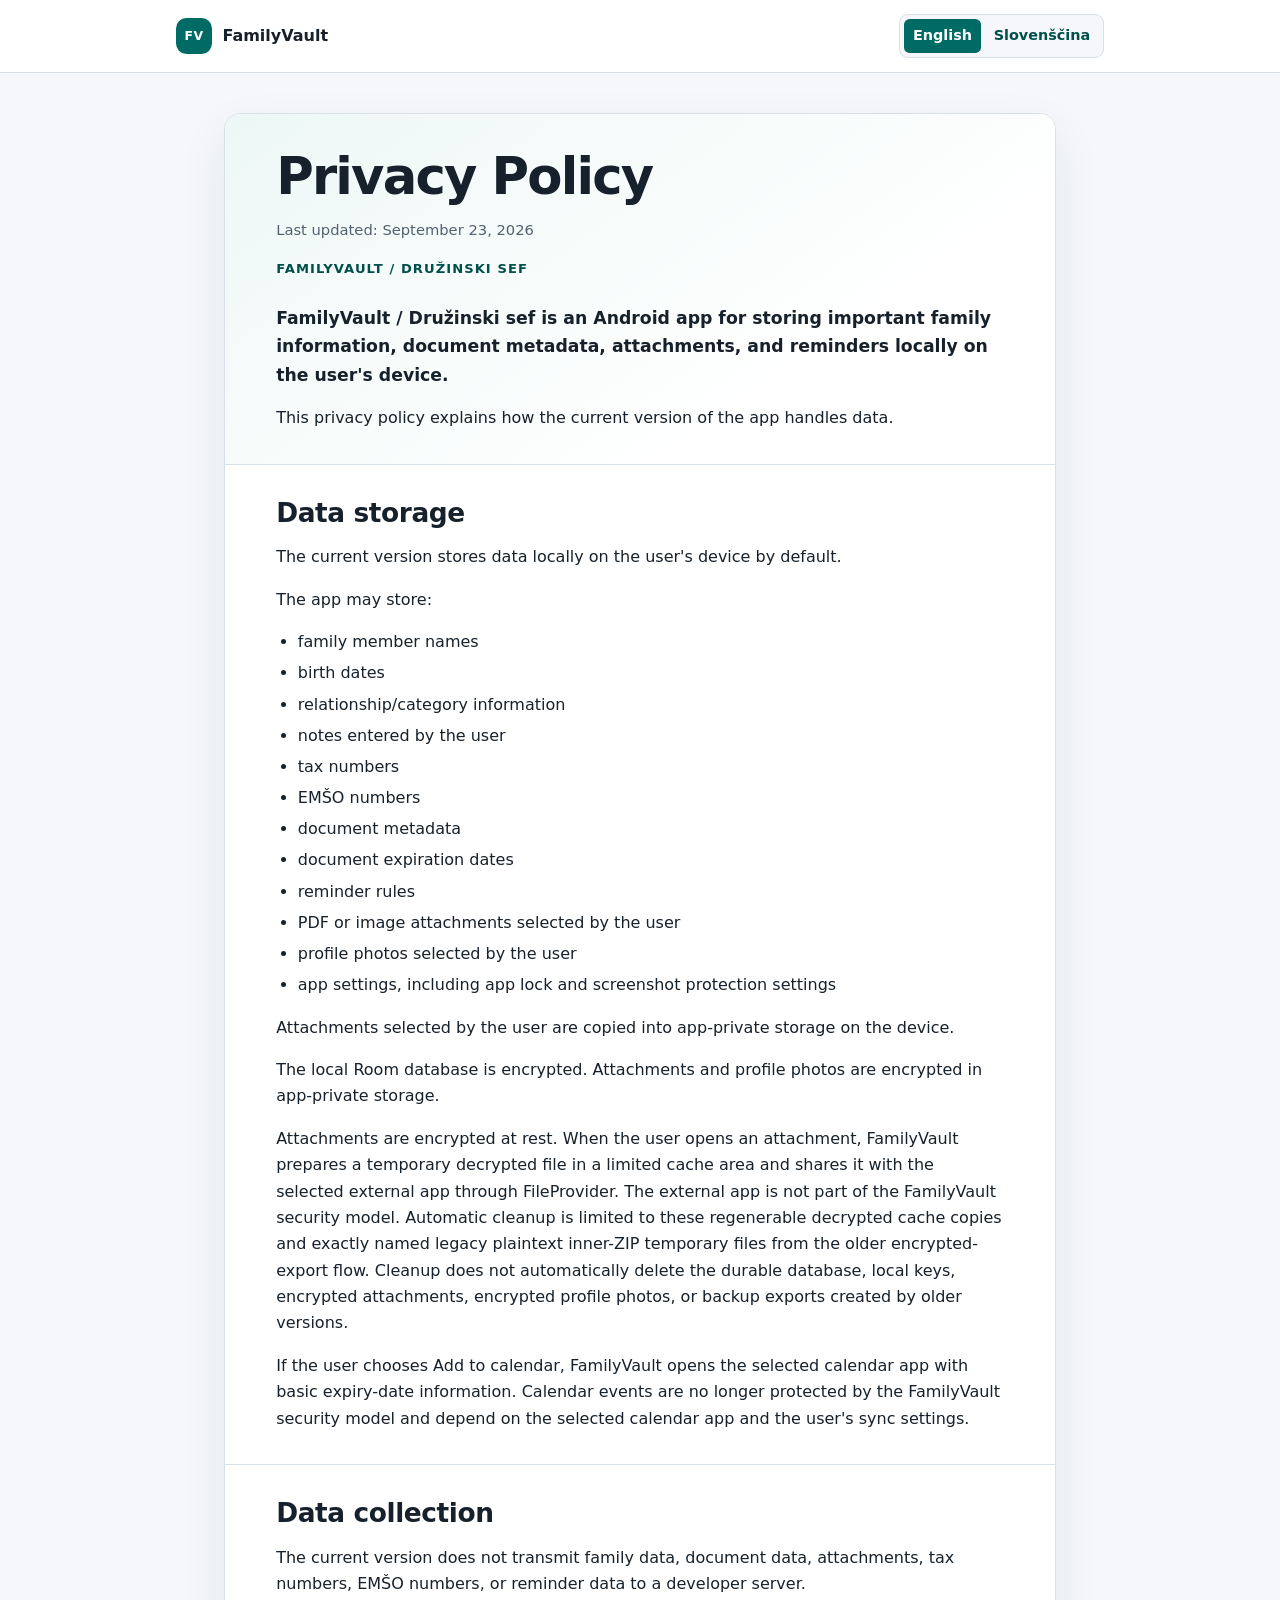
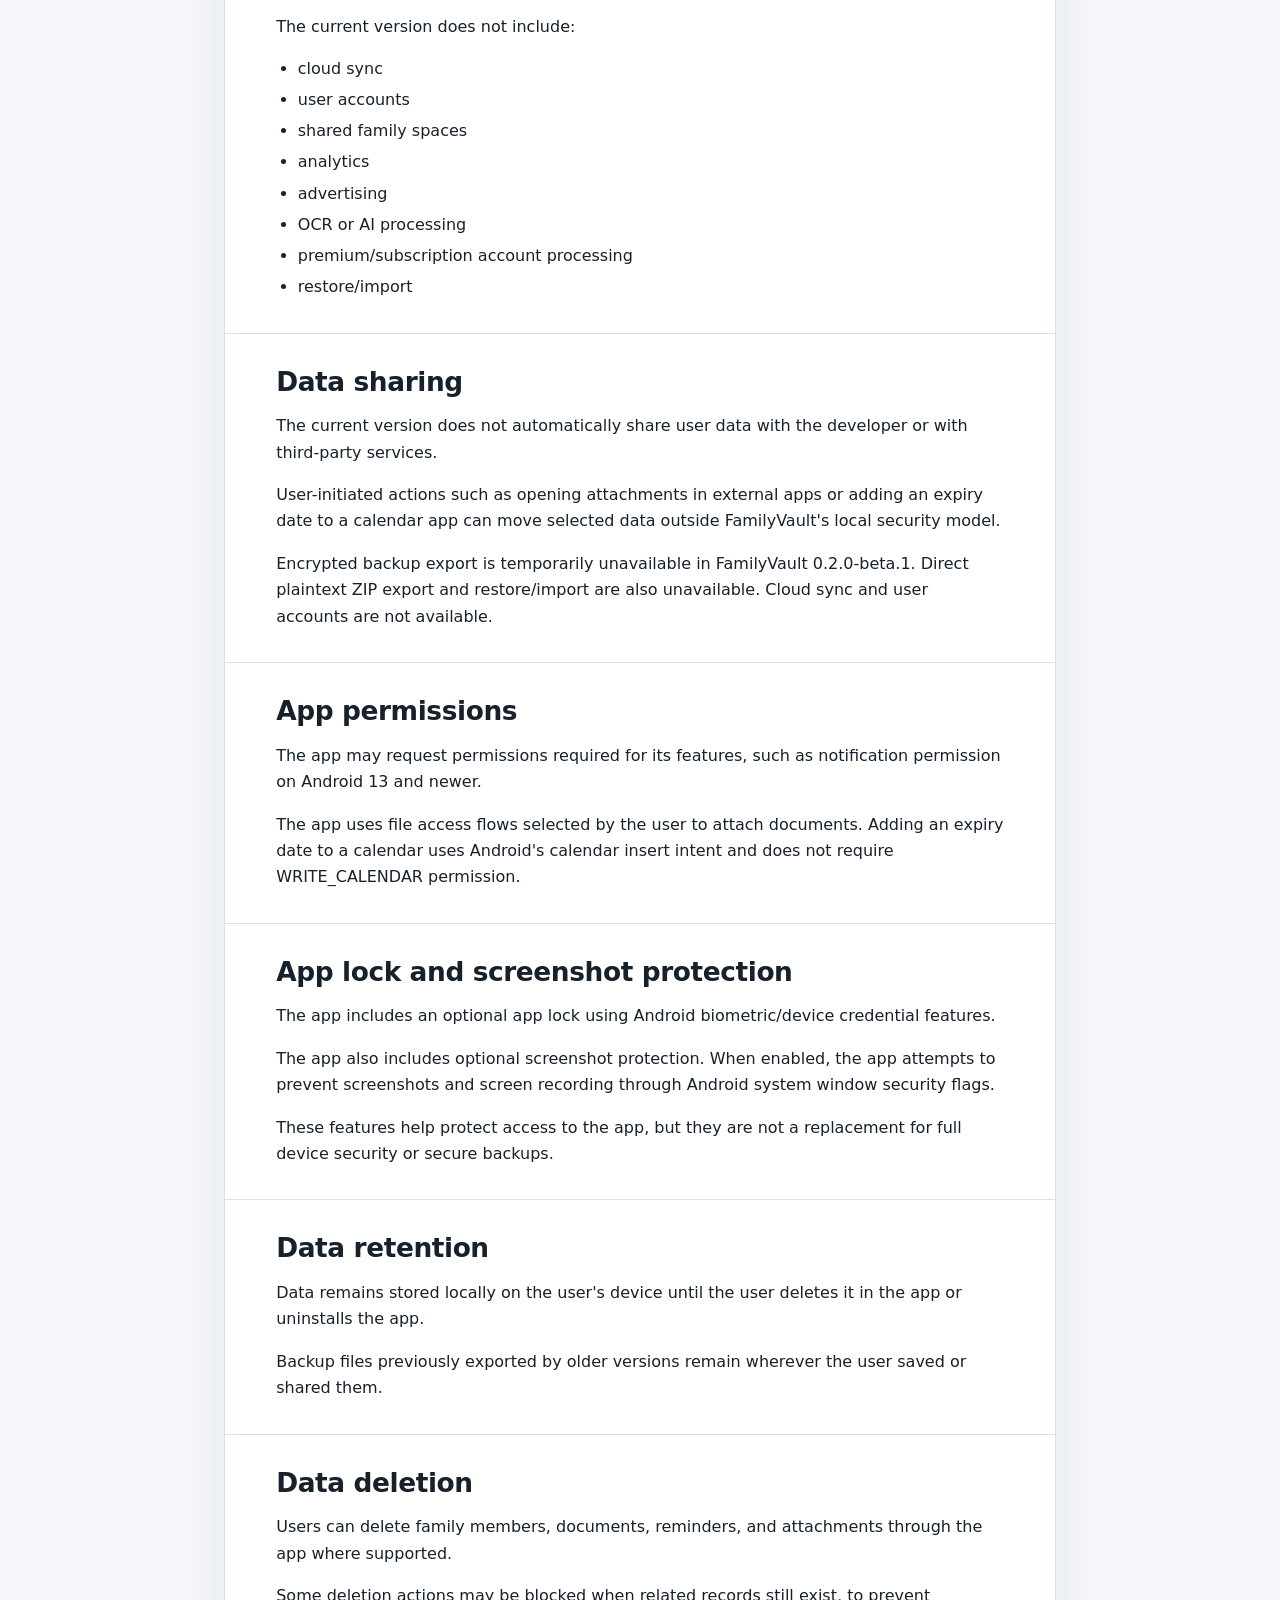
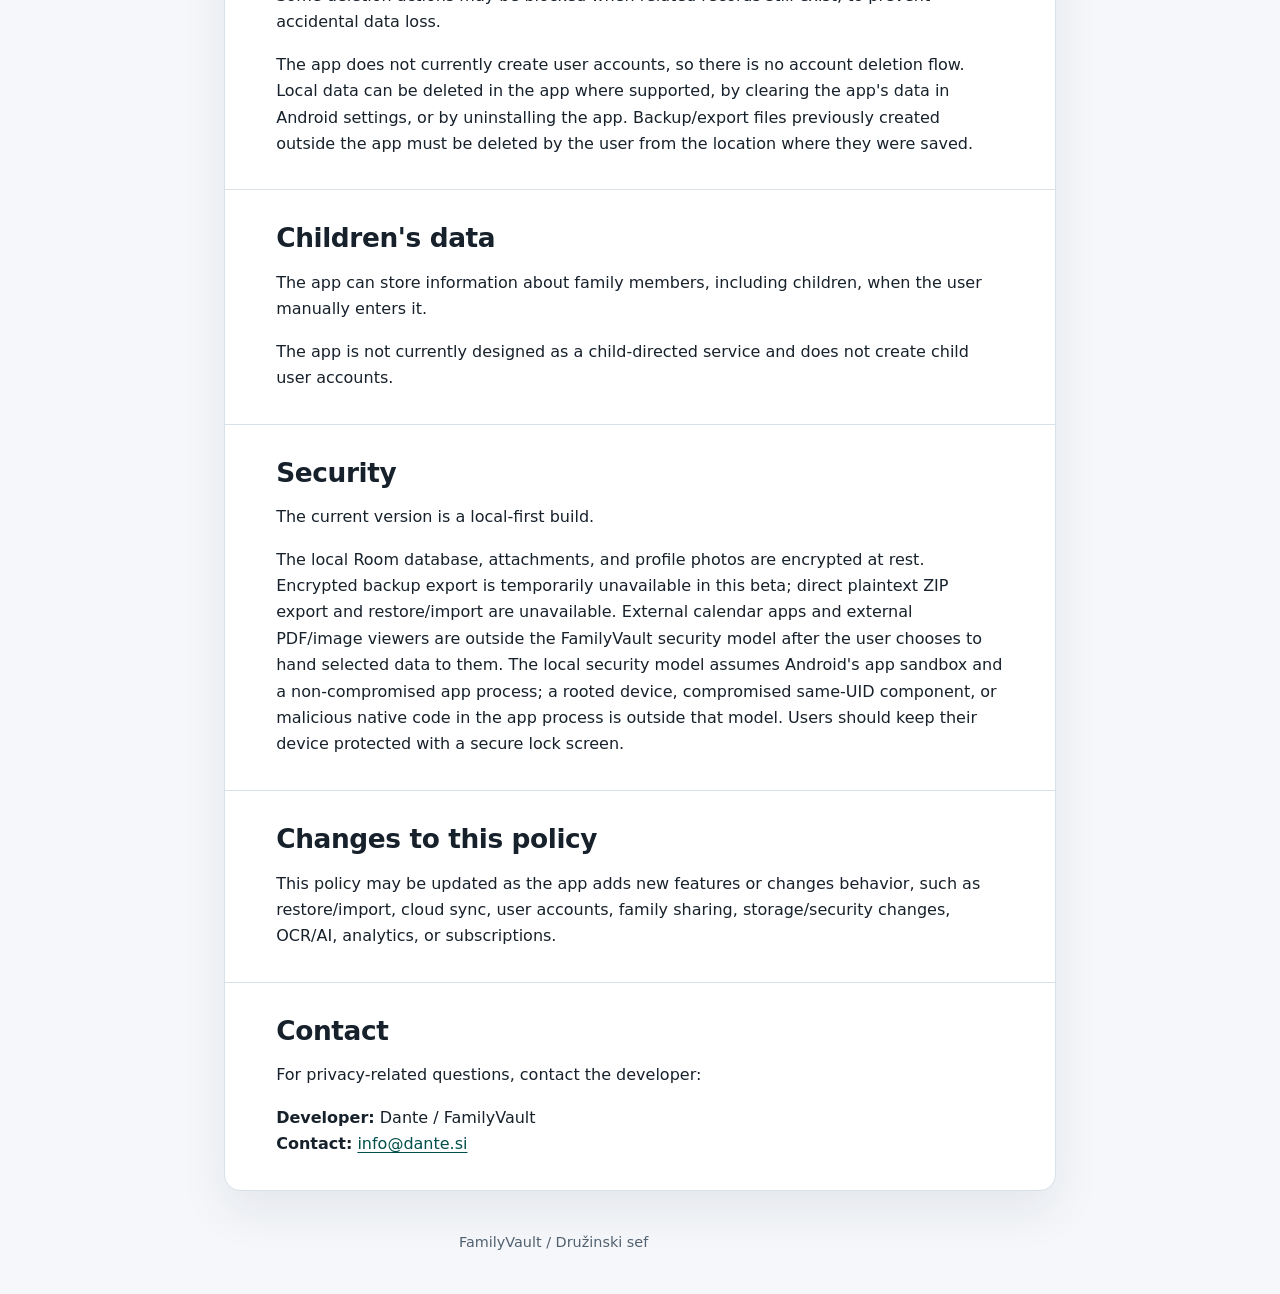
<file: privacy-site/privacy-policy/index.html>
<!doctype html>
<html lang="en">
<head>
  <meta charset="utf-8">
  <meta name="viewport" content="width=device-width, initial-scale=1">
  <title>Privacy Policy — FamilyVault</title>
  <meta name="description" content="Privacy policy for the FamilyVault / Družinski sef Android app.">
  <link rel="canonical" href="https://andrazpoje.github.io/FamilyVault-privacy/privacy-policy/">
  <link rel="alternate" hreflang="en" href="https://andrazpoje.github.io/FamilyVault-privacy/privacy-policy/">
  <link rel="alternate" hreflang="sl" href="https://andrazpoje.github.io/FamilyVault-privacy/privacy-policy/sl/">
  <link rel="stylesheet" href="styles.css">
</head>
<body>
  <a class="skip-link" href="#main-content">Skip to the privacy policy</a>
  <header class="site-header">
    <div class="header-inner">
      <a class="brand" href="./" aria-label="FamilyVault privacy policy home">
        <span class="brand-mark" aria-hidden="true">FV</span>
        <span>FamilyVault</span>
      </a>
      <nav class="language-switcher" aria-label="Language selection">
        <a href="./" lang="en" hreflang="en" aria-current="page">English</a>
        <a href="sl/" lang="sl" hreflang="sl">Slovenščina</a>
      </nav>
    </div>
  </header>

  <main id="main-content" class="policy-shell">
    <article>
      <header class="policy-heading">
        <h1>Privacy Policy</h1>
        <p class="updated">Last updated: <time datetime="2026-09-23">September 23, 2026</time></p>
        <p class="eyebrow">FamilyVault / Družinski sef</p>
        <p class="lead">FamilyVault / Družinski sef is an Android app for storing important family information, document metadata, attachments, and reminders locally on the user's device.</p>
        <p>This privacy policy explains how the current version of the app handles data.</p>
      </header>

      <section aria-labelledby="data-storage">
        <h2 id="data-storage">Data storage</h2>
        <p>The current version stores data locally on the user's device by default.</p>
        <p>The app may store:</p>
        <ul>
          <li>family member names</li>
          <li>birth dates</li>
          <li>relationship/category information</li>
          <li>notes entered by the user</li>
          <li>tax numbers</li>
          <li>EMŠO numbers</li>
          <li>document metadata</li>
          <li>document expiration dates</li>
          <li>reminder rules</li>
          <li>PDF or image attachments selected by the user</li>
          <li>profile photos selected by the user</li>
          <li>app settings, including app lock and screenshot protection settings</li>
        </ul>
        <p>Attachments selected by the user are copied into app-private storage on the device.</p>
        <p>The local Room database is encrypted. Attachments and profile photos are encrypted in app-private storage.</p>
        <p>Attachments are encrypted at rest. When the user opens an attachment, FamilyVault prepares a temporary decrypted file in a limited cache area and shares it with the selected external app through FileProvider. The external app is not part of the FamilyVault security model. Automatic cleanup is limited to these regenerable decrypted cache copies and exactly named legacy plaintext inner-ZIP temporary files from the older encrypted-export flow. Cleanup does not automatically delete the durable database, local keys, encrypted attachments, encrypted profile photos, or backup exports created by older versions.</p>
        <p>If the user chooses Add to calendar, FamilyVault opens the selected calendar app with basic expiry-date information. Calendar events are no longer protected by the FamilyVault security model and depend on the selected calendar app and the user's sync settings.</p>
      </section>

      <section aria-labelledby="data-collection">
        <h2 id="data-collection">Data collection</h2>
        <p>The current version does not transmit family data, document data, attachments, tax numbers, EMŠO numbers, or reminder data to a developer server.</p>
        <p>The current version does not include:</p>
        <ul>
          <li>cloud sync</li>
          <li>user accounts</li>
          <li>shared family spaces</li>
          <li>analytics</li>
          <li>advertising</li>
          <li>OCR or AI processing</li>
          <li>premium/subscription account processing</li>
          <li>restore/import</li>
        </ul>
      </section>

      <section aria-labelledby="data-sharing">
        <h2 id="data-sharing">Data sharing</h2>
        <p>The current version does not automatically share user data with the developer or with third-party services.</p>
        <p>User-initiated actions such as opening attachments in external apps or adding an expiry date to a calendar app can move selected data outside FamilyVault's local security model.</p>
        <p>Encrypted backup export is temporarily unavailable in FamilyVault 0.2.0-beta.1. Direct plaintext ZIP export and restore/import are also unavailable. Cloud sync and user accounts are not available.</p>
      </section>

      <section aria-labelledby="permissions">
        <h2 id="permissions">App permissions</h2>
        <p>The app may request permissions required for its features, such as notification permission on Android 13 and newer.</p>
        <p>The app uses file access flows selected by the user to attach documents. Adding an expiry date to a calendar uses Android's calendar insert intent and does not require WRITE_CALENDAR permission.</p>
      </section>

      <section aria-labelledby="app-lock">
        <h2 id="app-lock">App lock and screenshot protection</h2>
        <p>The app includes an optional app lock using Android biometric/device credential features.</p>
        <p>The app also includes optional screenshot protection. When enabled, the app attempts to prevent screenshots and screen recording through Android system window security flags.</p>
        <p>These features help protect access to the app, but they are not a replacement for full device security or secure backups.</p>
      </section>

      <section aria-labelledby="retention">
        <h2 id="retention">Data retention</h2>
        <p>Data remains stored locally on the user's device until the user deletes it in the app or uninstalls the app.</p>
        <p>Backup files previously exported by older versions remain wherever the user saved or shared them.</p>
      </section>

      <section aria-labelledby="deletion">
        <h2 id="deletion">Data deletion</h2>
        <p>Users can delete family members, documents, reminders, and attachments through the app where supported.</p>
        <p>Some deletion actions may be blocked when related records still exist, to prevent accidental data loss.</p>
        <p>The app does not currently create user accounts, so there is no account deletion flow. Local data can be deleted in the app where supported, by clearing the app's data in Android settings, or by uninstalling the app. Backup/export files previously created outside the app must be deleted by the user from the location where they were saved.</p>
      </section>

      <section aria-labelledby="children">
        <h2 id="children">Children's data</h2>
        <p>The app can store information about family members, including children, when the user manually enters it.</p>
        <p>The app is not currently designed as a child-directed service and does not create child user accounts.</p>
      </section>

      <section aria-labelledby="security">
        <h2 id="security">Security</h2>
        <p>The current version is a local-first build.</p>
        <p>The local Room database, attachments, and profile photos are encrypted at rest. Encrypted backup export is temporarily unavailable in this beta; direct plaintext ZIP export and restore/import are unavailable. External calendar apps and external PDF/image viewers are outside the FamilyVault security model after the user chooses to hand selected data to them. The local security model assumes Android's app sandbox and a non-compromised app process; a rooted device, compromised same-UID component, or malicious native code in the app process is outside that model. Users should keep their device protected with a secure lock screen.</p>
      </section>

      <section aria-labelledby="changes">
        <h2 id="changes">Changes to this policy</h2>
        <p>This policy may be updated as the app adds new features or changes behavior, such as restore/import, cloud sync, user accounts, family sharing, storage/security changes, OCR/AI, analytics, or subscriptions.</p>
      </section>

      <section aria-labelledby="contact">
        <h2 id="contact">Contact</h2>
        <p>For privacy-related questions, contact the developer:</p>
        <address>
          <strong>Developer:</strong> Dante / FamilyVault<br>
          <strong>Contact:</strong> <a href="mailto:info@dante.si">info@dante.si</a>
        </address>
      </section>
    </article>
  </main>

  <footer>
    <p>FamilyVault / Družinski sef</p>
  </footer>
</body>
</html>
</file>
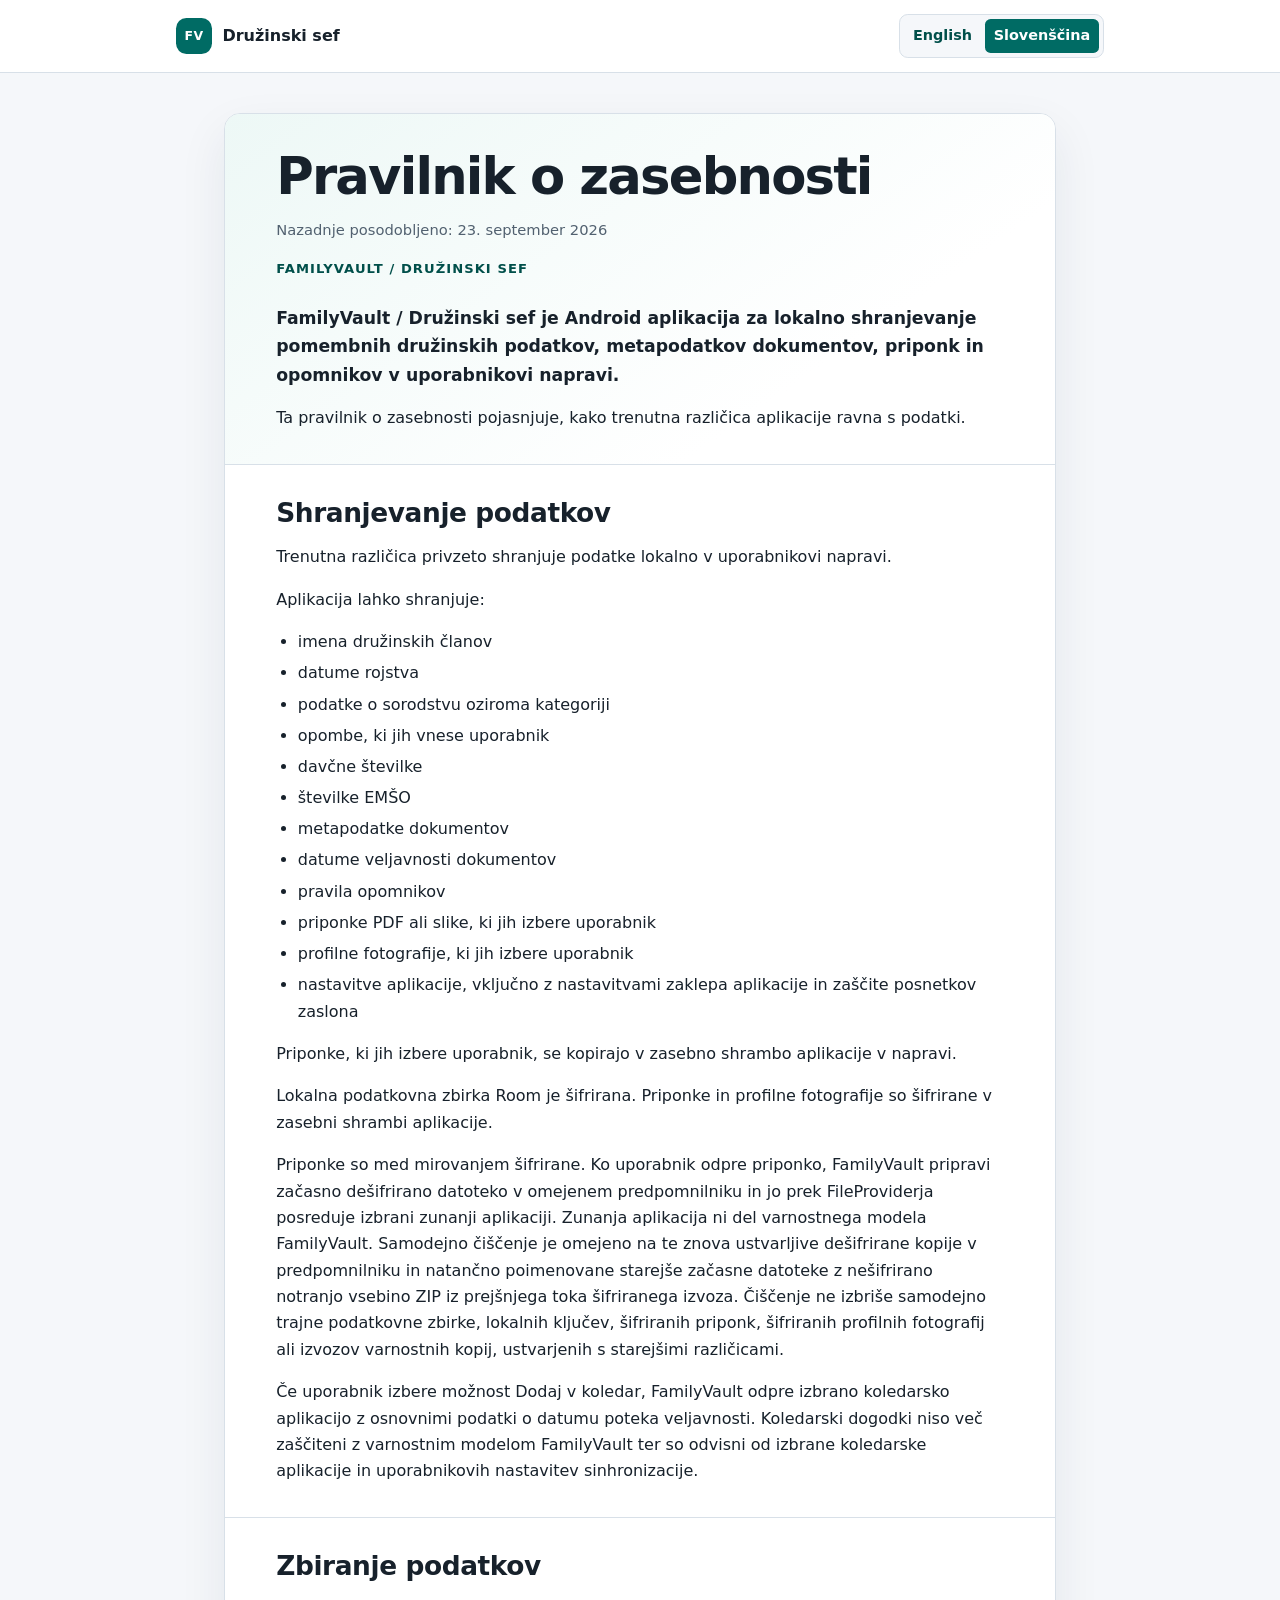
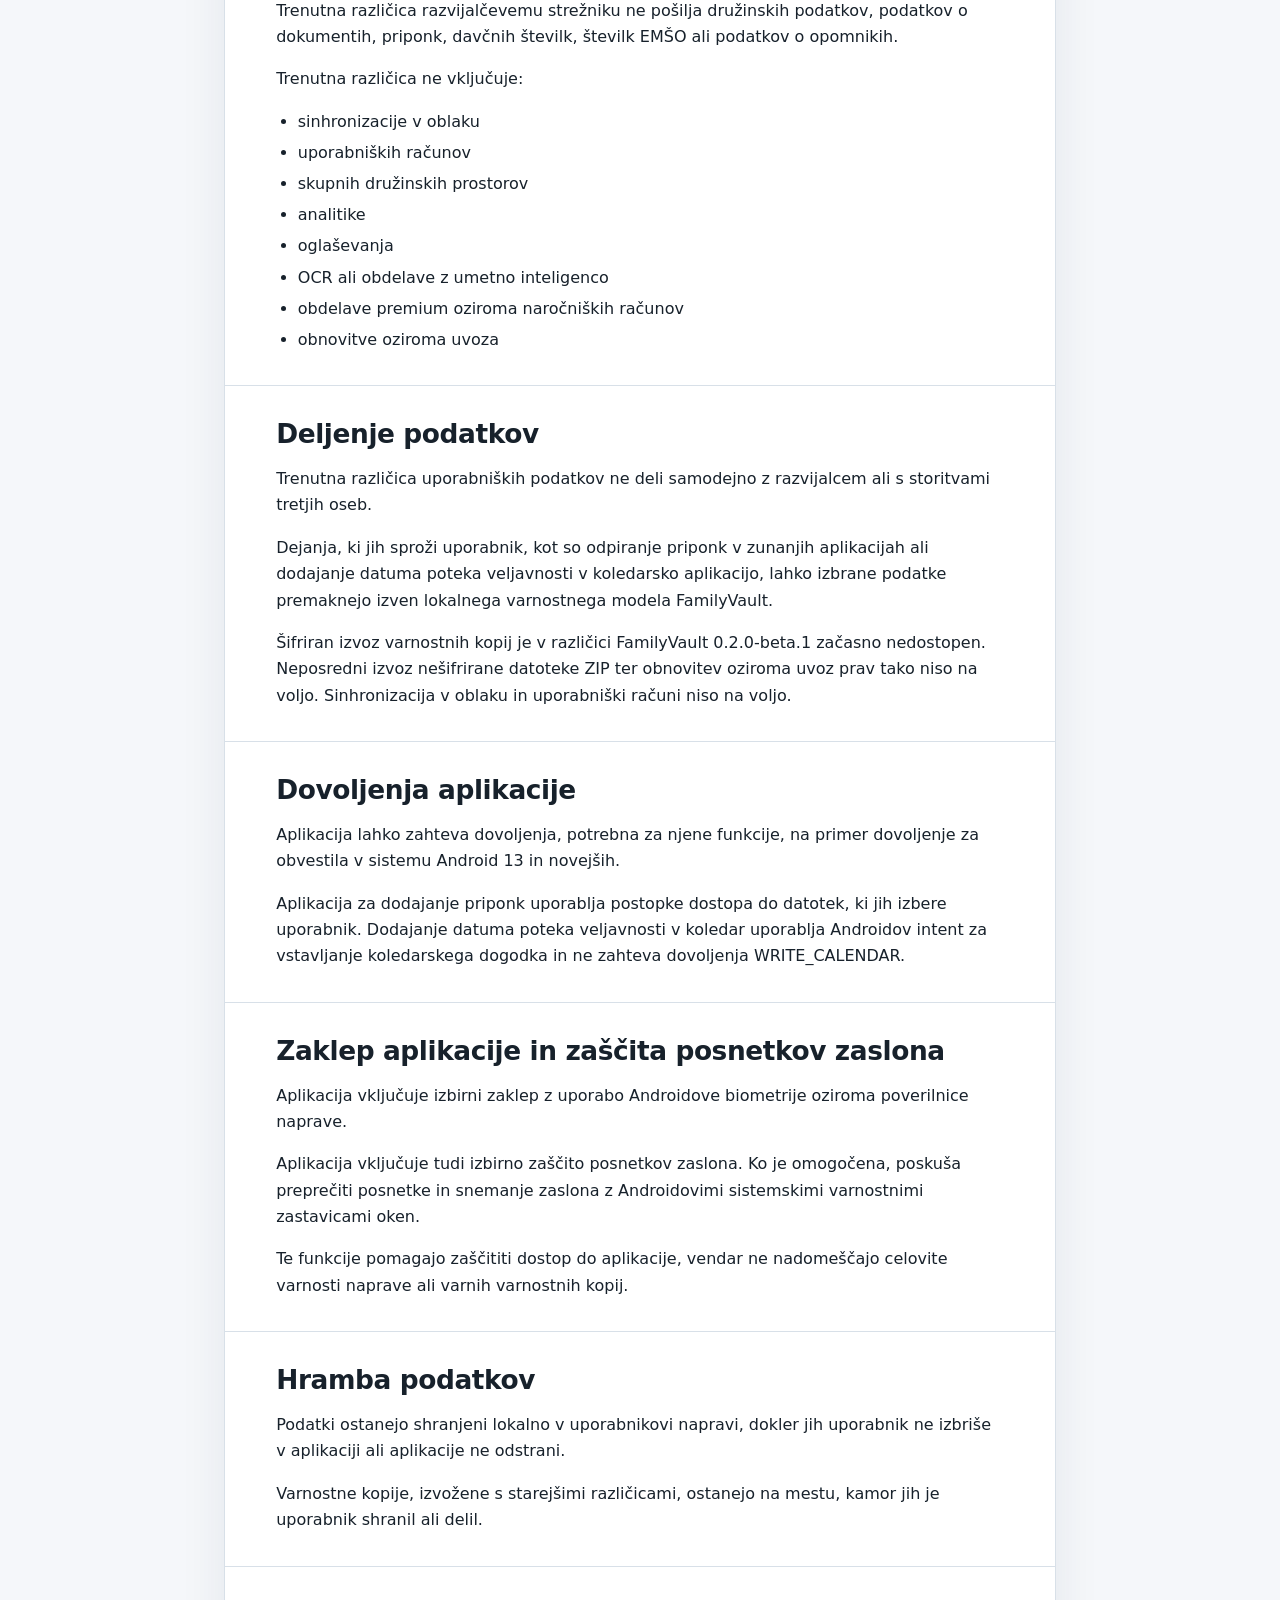
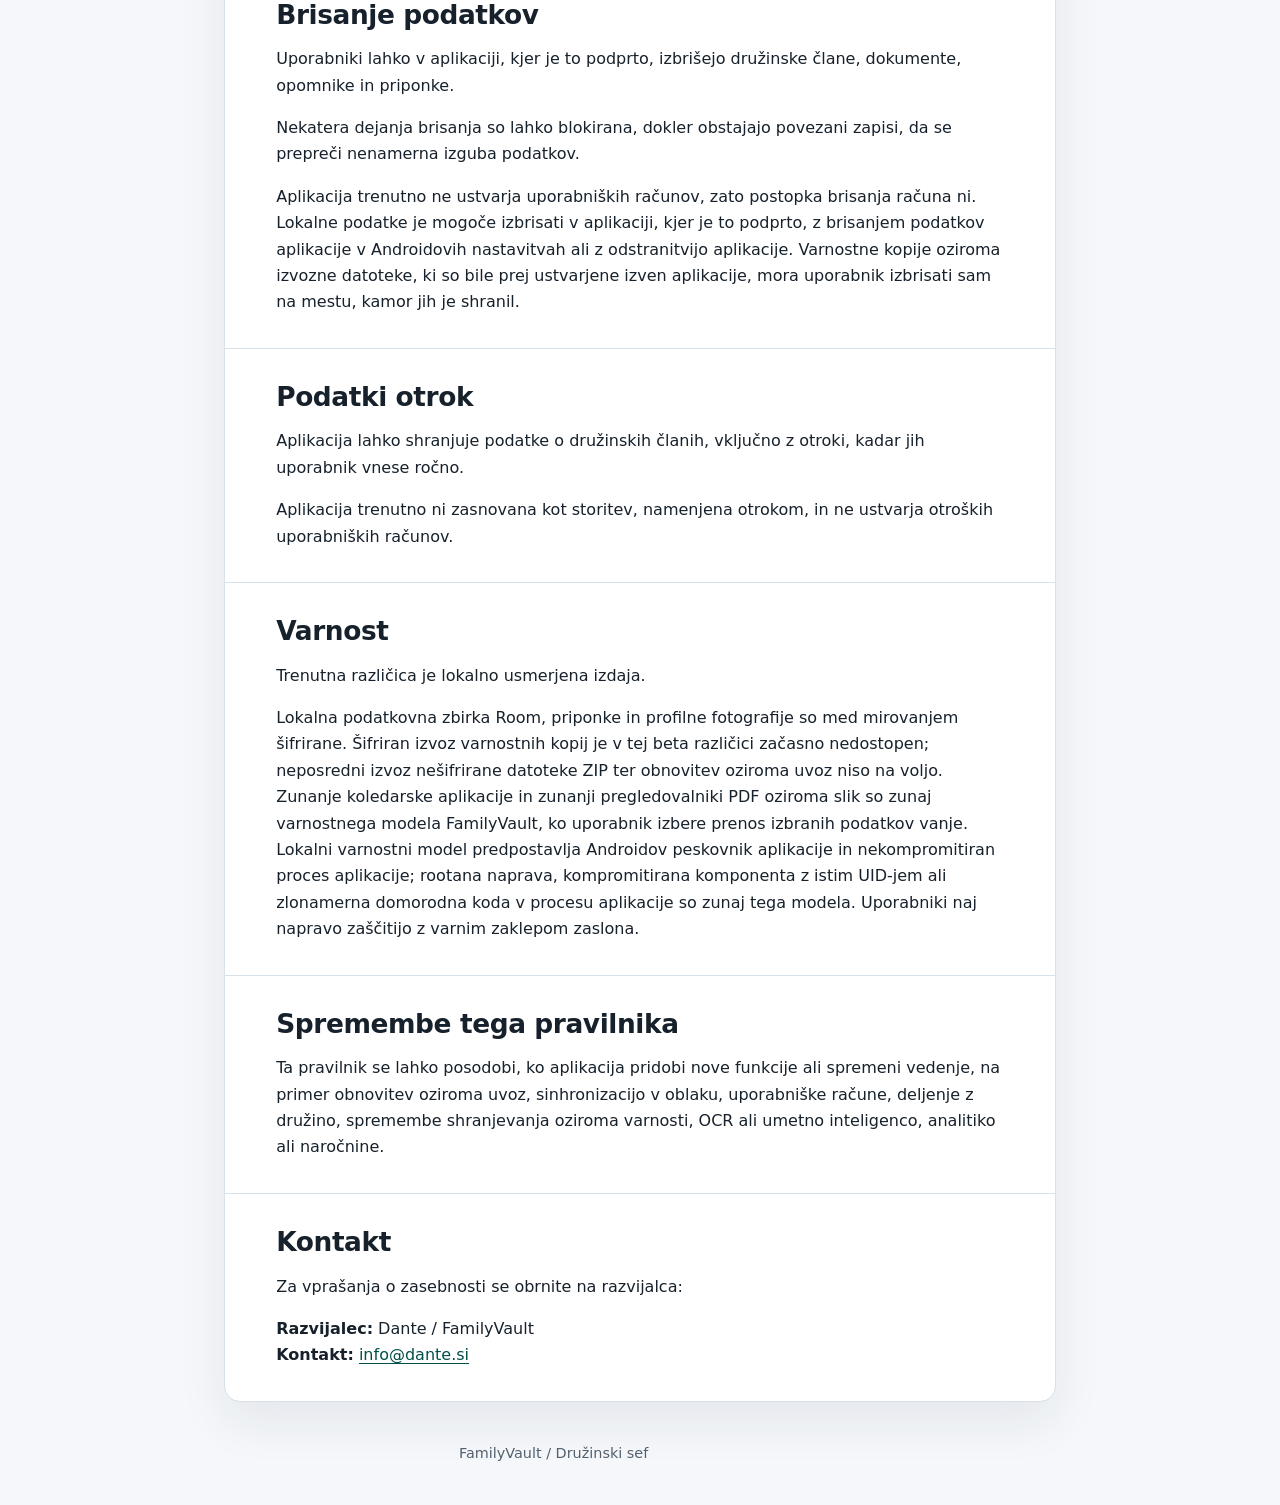
<file: privacy-site/privacy-policy/sl/index.html>
<!doctype html>
<html lang="sl">
<head>
  <meta charset="utf-8">
  <meta name="viewport" content="width=device-width, initial-scale=1">
  <title>Pravilnik o zasebnosti — Družinski sef</title>
  <meta name="description" content="Pravilnik o zasebnosti za Android aplikacijo FamilyVault / Družinski sef.">
  <link rel="canonical" href="https://andrazpoje.github.io/FamilyVault-privacy/privacy-policy/sl/">
  <link rel="alternate" hreflang="en" href="https://andrazpoje.github.io/FamilyVault-privacy/privacy-policy/">
  <link rel="alternate" hreflang="sl" href="https://andrazpoje.github.io/FamilyVault-privacy/privacy-policy/sl/">
  <link rel="stylesheet" href="../styles.css">
</head>
<body>
  <a class="skip-link" href="#main-content">Preskoči na pravilnik o zasebnosti</a>
  <header class="site-header">
    <div class="header-inner">
      <a class="brand" href="./" aria-label="Začetna stran pravilnika o zasebnosti Družinski sef">
        <span class="brand-mark" aria-hidden="true">FV</span>
        <span>Družinski sef</span>
      </a>
      <nav class="language-switcher" aria-label="Izbira jezika">
        <a href="../" lang="en" hreflang="en">English</a>
        <a href="./" lang="sl" hreflang="sl" aria-current="page">Slovenščina</a>
      </nav>
    </div>
  </header>

  <main id="main-content" class="policy-shell">
    <article>
      <header class="policy-heading">
        <h1>Pravilnik o zasebnosti</h1>
        <p class="updated">Nazadnje posodobljeno: <time datetime="2026-09-23">23. september 2026</time></p>
        <p class="eyebrow">FamilyVault / Družinski sef</p>
        <p class="lead">FamilyVault / Družinski sef je Android aplikacija za lokalno shranjevanje pomembnih družinskih podatkov, metapodatkov dokumentov, priponk in opomnikov v uporabnikovi napravi.</p>
        <p>Ta pravilnik o zasebnosti pojasnjuje, kako trenutna različica aplikacije ravna s podatki.</p>
      </header>

      <section aria-labelledby="data-storage">
        <h2 id="data-storage">Shranjevanje podatkov</h2>
        <p>Trenutna različica privzeto shranjuje podatke lokalno v uporabnikovi napravi.</p>
        <p>Aplikacija lahko shranjuje:</p>
        <ul>
          <li>imena družinskih članov</li>
          <li>datume rojstva</li>
          <li>podatke o sorodstvu oziroma kategoriji</li>
          <li>opombe, ki jih vnese uporabnik</li>
          <li>davčne številke</li>
          <li>številke EMŠO</li>
          <li>metapodatke dokumentov</li>
          <li>datume veljavnosti dokumentov</li>
          <li>pravila opomnikov</li>
          <li>priponke PDF ali slike, ki jih izbere uporabnik</li>
          <li>profilne fotografije, ki jih izbere uporabnik</li>
          <li>nastavitve aplikacije, vključno z nastavitvami zaklepa aplikacije in zaščite posnetkov zaslona</li>
        </ul>
        <p>Priponke, ki jih izbere uporabnik, se kopirajo v zasebno shrambo aplikacije v napravi.</p>
        <p>Lokalna podatkovna zbirka Room je šifrirana. Priponke in profilne fotografije so šifrirane v zasebni shrambi aplikacije.</p>
        <p>Priponke so med mirovanjem šifrirane. Ko uporabnik odpre priponko, FamilyVault pripravi začasno dešifrirano datoteko v omejenem predpomnilniku in jo prek FileProviderja posreduje izbrani zunanji aplikaciji. Zunanja aplikacija ni del varnostnega modela FamilyVault. Samodejno čiščenje je omejeno na te znova ustvarljive dešifrirane kopije v predpomnilniku in natančno poimenovane starejše začasne datoteke z nešifrirano notranjo vsebino ZIP iz prejšnjega toka šifriranega izvoza. Čiščenje ne izbriše samodejno trajne podatkovne zbirke, lokalnih ključev, šifriranih priponk, šifriranih profilnih fotografij ali izvozov varnostnih kopij, ustvarjenih s starejšimi različicami.</p>
        <p>Če uporabnik izbere možnost Dodaj v koledar, FamilyVault odpre izbrano koledarsko aplikacijo z osnovnimi podatki o datumu poteka veljavnosti. Koledarski dogodki niso več zaščiteni z varnostnim modelom FamilyVault ter so odvisni od izbrane koledarske aplikacije in uporabnikovih nastavitev sinhronizacije.</p>
      </section>

      <section aria-labelledby="data-collection">
        <h2 id="data-collection">Zbiranje podatkov</h2>
        <p>Trenutna različica razvijalčevemu strežniku ne pošilja družinskih podatkov, podatkov o dokumentih, priponk, davčnih številk, številk EMŠO ali podatkov o opomnikih.</p>
        <p>Trenutna različica ne vključuje:</p>
        <ul>
          <li>sinhronizacije v oblaku</li>
          <li>uporabniških računov</li>
          <li>skupnih družinskih prostorov</li>
          <li>analitike</li>
          <li>oglaševanja</li>
          <li>OCR ali obdelave z umetno inteligenco</li>
          <li>obdelave premium oziroma naročniških računov</li>
          <li>obnovitve oziroma uvoza</li>
        </ul>
      </section>

      <section aria-labelledby="data-sharing">
        <h2 id="data-sharing">Deljenje podatkov</h2>
        <p>Trenutna različica uporabniških podatkov ne deli samodejno z razvijalcem ali s storitvami tretjih oseb.</p>
        <p>Dejanja, ki jih sproži uporabnik, kot so odpiranje priponk v zunanjih aplikacijah ali dodajanje datuma poteka veljavnosti v koledarsko aplikacijo, lahko izbrane podatke premaknejo izven lokalnega varnostnega modela FamilyVault.</p>
        <p>Šifriran izvoz varnostnih kopij je v različici FamilyVault 0.2.0-beta.1 začasno nedostopen. Neposredni izvoz nešifrirane datoteke ZIP ter obnovitev oziroma uvoz prav tako niso na voljo. Sinhronizacija v oblaku in uporabniški računi niso na voljo.</p>
      </section>

      <section aria-labelledby="permissions">
        <h2 id="permissions">Dovoljenja aplikacije</h2>
        <p>Aplikacija lahko zahteva dovoljenja, potrebna za njene funkcije, na primer dovoljenje za obvestila v sistemu Android 13 in novejših.</p>
        <p>Aplikacija za dodajanje priponk uporablja postopke dostopa do datotek, ki jih izbere uporabnik. Dodajanje datuma poteka veljavnosti v koledar uporablja Androidov intent za vstavljanje koledarskega dogodka in ne zahteva dovoljenja WRITE_CALENDAR.</p>
      </section>

      <section aria-labelledby="app-lock">
        <h2 id="app-lock">Zaklep aplikacije in zaščita posnetkov zaslona</h2>
        <p>Aplikacija vključuje izbirni zaklep z uporabo Androidove biometrije oziroma poverilnice naprave.</p>
        <p>Aplikacija vključuje tudi izbirno zaščito posnetkov zaslona. Ko je omogočena, poskuša preprečiti posnetke in snemanje zaslona z Androidovimi sistemskimi varnostnimi zastavicami oken.</p>
        <p>Te funkcije pomagajo zaščititi dostop do aplikacije, vendar ne nadomeščajo celovite varnosti naprave ali varnih varnostnih kopij.</p>
      </section>

      <section aria-labelledby="retention">
        <h2 id="retention">Hramba podatkov</h2>
        <p>Podatki ostanejo shranjeni lokalno v uporabnikovi napravi, dokler jih uporabnik ne izbriše v aplikaciji ali aplikacije ne odstrani.</p>
        <p>Varnostne kopije, izvožene s starejšimi različicami, ostanejo na mestu, kamor jih je uporabnik shranil ali delil.</p>
      </section>

      <section aria-labelledby="deletion">
        <h2 id="deletion">Brisanje podatkov</h2>
        <p>Uporabniki lahko v aplikaciji, kjer je to podprto, izbrišejo družinske člane, dokumente, opomnike in priponke.</p>
        <p>Nekatera dejanja brisanja so lahko blokirana, dokler obstajajo povezani zapisi, da se prepreči nenamerna izguba podatkov.</p>
        <p>Aplikacija trenutno ne ustvarja uporabniških računov, zato postopka brisanja računa ni. Lokalne podatke je mogoče izbrisati v aplikaciji, kjer je to podprto, z brisanjem podatkov aplikacije v Androidovih nastavitvah ali z odstranitvijo aplikacije. Varnostne kopije oziroma izvozne datoteke, ki so bile prej ustvarjene izven aplikacije, mora uporabnik izbrisati sam na mestu, kamor jih je shranil.</p>
      </section>

      <section aria-labelledby="children">
        <h2 id="children">Podatki otrok</h2>
        <p>Aplikacija lahko shranjuje podatke o družinskih članih, vključno z otroki, kadar jih uporabnik vnese ročno.</p>
        <p>Aplikacija trenutno ni zasnovana kot storitev, namenjena otrokom, in ne ustvarja otroških uporabniških računov.</p>
      </section>

      <section aria-labelledby="security">
        <h2 id="security">Varnost</h2>
        <p>Trenutna različica je lokalno usmerjena izdaja.</p>
        <p>Lokalna podatkovna zbirka Room, priponke in profilne fotografije so med mirovanjem šifrirane. Šifriran izvoz varnostnih kopij je v tej beta različici začasno nedostopen; neposredni izvoz nešifrirane datoteke ZIP ter obnovitev oziroma uvoz niso na voljo. Zunanje koledarske aplikacije in zunanji pregledovalniki PDF oziroma slik so zunaj varnostnega modela FamilyVault, ko uporabnik izbere prenos izbranih podatkov vanje. Lokalni varnostni model predpostavlja Androidov peskovnik aplikacije in nekompromitiran proces aplikacije; rootana naprava, kompromitirana komponenta z istim UID-jem ali zlonamerna domorodna koda v procesu aplikacije so zunaj tega modela. Uporabniki naj napravo zaščitijo z varnim zaklepom zaslona.</p>
      </section>

      <section aria-labelledby="changes">
        <h2 id="changes">Spremembe tega pravilnika</h2>
        <p>Ta pravilnik se lahko posodobi, ko aplikacija pridobi nove funkcije ali spremeni vedenje, na primer obnovitev oziroma uvoz, sinhronizacijo v oblaku, uporabniške račune, deljenje z družino, spremembe shranjevanja oziroma varnosti, OCR ali umetno inteligenco, analitiko ali naročnine.</p>
      </section>

      <section aria-labelledby="contact">
        <h2 id="contact">Kontakt</h2>
        <p>Za vprašanja o zasebnosti se obrnite na razvijalca:</p>
        <address>
          <strong>Razvijalec:</strong> Dante / FamilyVault<br>
          <strong>Kontakt:</strong> <a href="mailto:info@dante.si">info@dante.si</a>
        </address>
      </section>
    </article>
  </main>

  <footer>
    <p>FamilyVault / Družinski sef</p>
  </footer>
</body>
</html>
</file>
<file: privacy-site/privacy-policy/styles.css>
:root {
  color-scheme: light;
  --page: #f5f7fa;
  --surface: #ffffff;
  --text: #17212b;
  --muted: #526170;
  --border: #d8e0e8;
  --accent: #006b64;
  --accent-dark: #004f4a;
  --focus: #c2410c;
  font-family: Inter, ui-sans-serif, system-ui, -apple-system, BlinkMacSystemFont,
    "Segoe UI", sans-serif;
  font-size: 16px;
  line-height: 1.65;
}

* {
  box-sizing: border-box;
}

html {
  scroll-behavior: smooth;
}

body {
  margin: 0;
  background: var(--page);
  color: var(--text);
}

a {
  color: var(--accent-dark);
  text-underline-offset: 0.18em;
}

a:hover {
  text-decoration-thickness: 0.14em;
}

a:focus-visible {
  outline: 3px solid var(--focus);
  outline-offset: 3px;
  border-radius: 0.2rem;
}

.skip-link {
  position: fixed;
  z-index: 10;
  top: 0.75rem;
  left: 0.75rem;
  padding: 0.65rem 0.85rem;
  transform: translateY(-180%);
  border-radius: 0.4rem;
  background: var(--text);
  color: #ffffff;
}

.skip-link:focus {
  transform: translateY(0);
}

.site-header {
  border-bottom: 1px solid var(--border);
  background: rgba(255, 255, 255, 0.96);
}

.header-inner {
  display: flex;
  width: min(100% - 2rem, 58rem);
  min-height: 4.5rem;
  margin: 0 auto;
  align-items: center;
  justify-content: space-between;
  gap: 1rem;
}

.brand {
  display: inline-flex;
  align-items: center;
  gap: 0.65rem;
  color: var(--text);
  font-weight: 750;
  text-decoration: none;
}

.brand-mark {
  display: inline-grid;
  width: 2.25rem;
  height: 2.25rem;
  place-items: center;
  border-radius: 0.65rem;
  background: var(--accent);
  color: #ffffff;
  font-size: 0.78rem;
  letter-spacing: 0.04em;
}

.language-switcher {
  display: flex;
  align-items: center;
  gap: 0.25rem;
  padding: 0.25rem;
  border: 1px solid var(--border);
  border-radius: 0.55rem;
  background: var(--page);
}

.language-switcher a {
  padding: 0.35rem 0.55rem;
  border-radius: 0.35rem;
  font-size: 0.9rem;
  font-weight: 650;
  text-decoration: none;
}

.language-switcher a[aria-current="page"] {
  background: var(--accent);
  color: #ffffff;
}

.policy-shell {
  width: min(100% - 2rem, 52rem);
  margin: 2.5rem auto;
}

article {
  overflow: hidden;
  border: 1px solid var(--border);
  border-radius: 1rem;
  background: var(--surface);
  box-shadow: 0 1.2rem 3rem rgba(24, 44, 64, 0.08);
}

.policy-heading,
section {
  padding: 2rem clamp(1.25rem, 4vw, 3.25rem);
}

.policy-heading {
  border-bottom: 1px solid var(--border);
  background: linear-gradient(145deg, #edf8f6 0%, #ffffff 72%);
}

section + section {
  border-top: 1px solid var(--border);
}

.eyebrow {
  margin: 0 0 0.4rem;
  color: var(--accent-dark);
  font-size: 0.82rem;
  font-weight: 800;
  letter-spacing: 0.08em;
  text-transform: uppercase;
}

h1,
h2 {
  line-height: 1.2;
}

h1 {
  margin: 0;
  font-size: clamp(2rem, 7vw, 3.2rem);
  letter-spacing: -0.035em;
}

h2 {
  margin: 0 0 1rem;
  font-size: clamp(1.35rem, 4vw, 1.65rem);
  letter-spacing: -0.015em;
}

p,
ul {
  max-width: 72ch;
}

p {
  margin: 0 0 1rem;
}

p:last-child,
ul:last-child {
  margin-bottom: 0;
}

ul {
  padding-left: 1.35rem;
}

li + li {
  margin-top: 0.3rem;
}

.updated {
  margin-top: 0.65rem;
  color: var(--muted);
  font-size: 0.92rem;
}

.lead {
  margin-top: 1.5rem;
  font-size: 1.08rem;
  font-weight: 550;
}

code {
  padding: 0.08em 0.3em;
  border-radius: 0.25rem;
  background: #e9eef3;
  font-family: ui-monospace, "Cascadia Mono", "Segoe UI Mono", monospace;
  font-size: 0.92em;
}

address {
  font-style: normal;
}

footer {
  width: min(100% - 2rem, 52rem);
  margin: 0 auto 2.5rem;
  color: var(--muted);
  text-align: center;
  font-size: 0.9rem;
}

@media (max-width: 36rem) {
  .header-inner {
    min-height: auto;
    padding: 0.85rem 0;
    align-items: flex-start;
    flex-direction: column;
  }

  .policy-shell {
    width: min(100% - 1rem, 52rem);
    margin: 0.75rem auto 1.5rem;
  }

  article {
    border-radius: 0.75rem;
  }

  .policy-heading,
  section {
    padding: 1.5rem 1.15rem;
  }
}

@media (prefers-reduced-motion: reduce) {
  html {
    scroll-behavior: auto;
  }
}

@media print {
  body {
    background: #ffffff;
  }

  .skip-link,
  .site-header,
  footer {
    display: none;
  }

  .policy-shell {
    width: 100%;
    margin: 0;
  }

  article {
    border: 0;
    box-shadow: none;
  }

  .policy-heading,
  section {
    padding: 1rem 0;
  }
}
</file>
